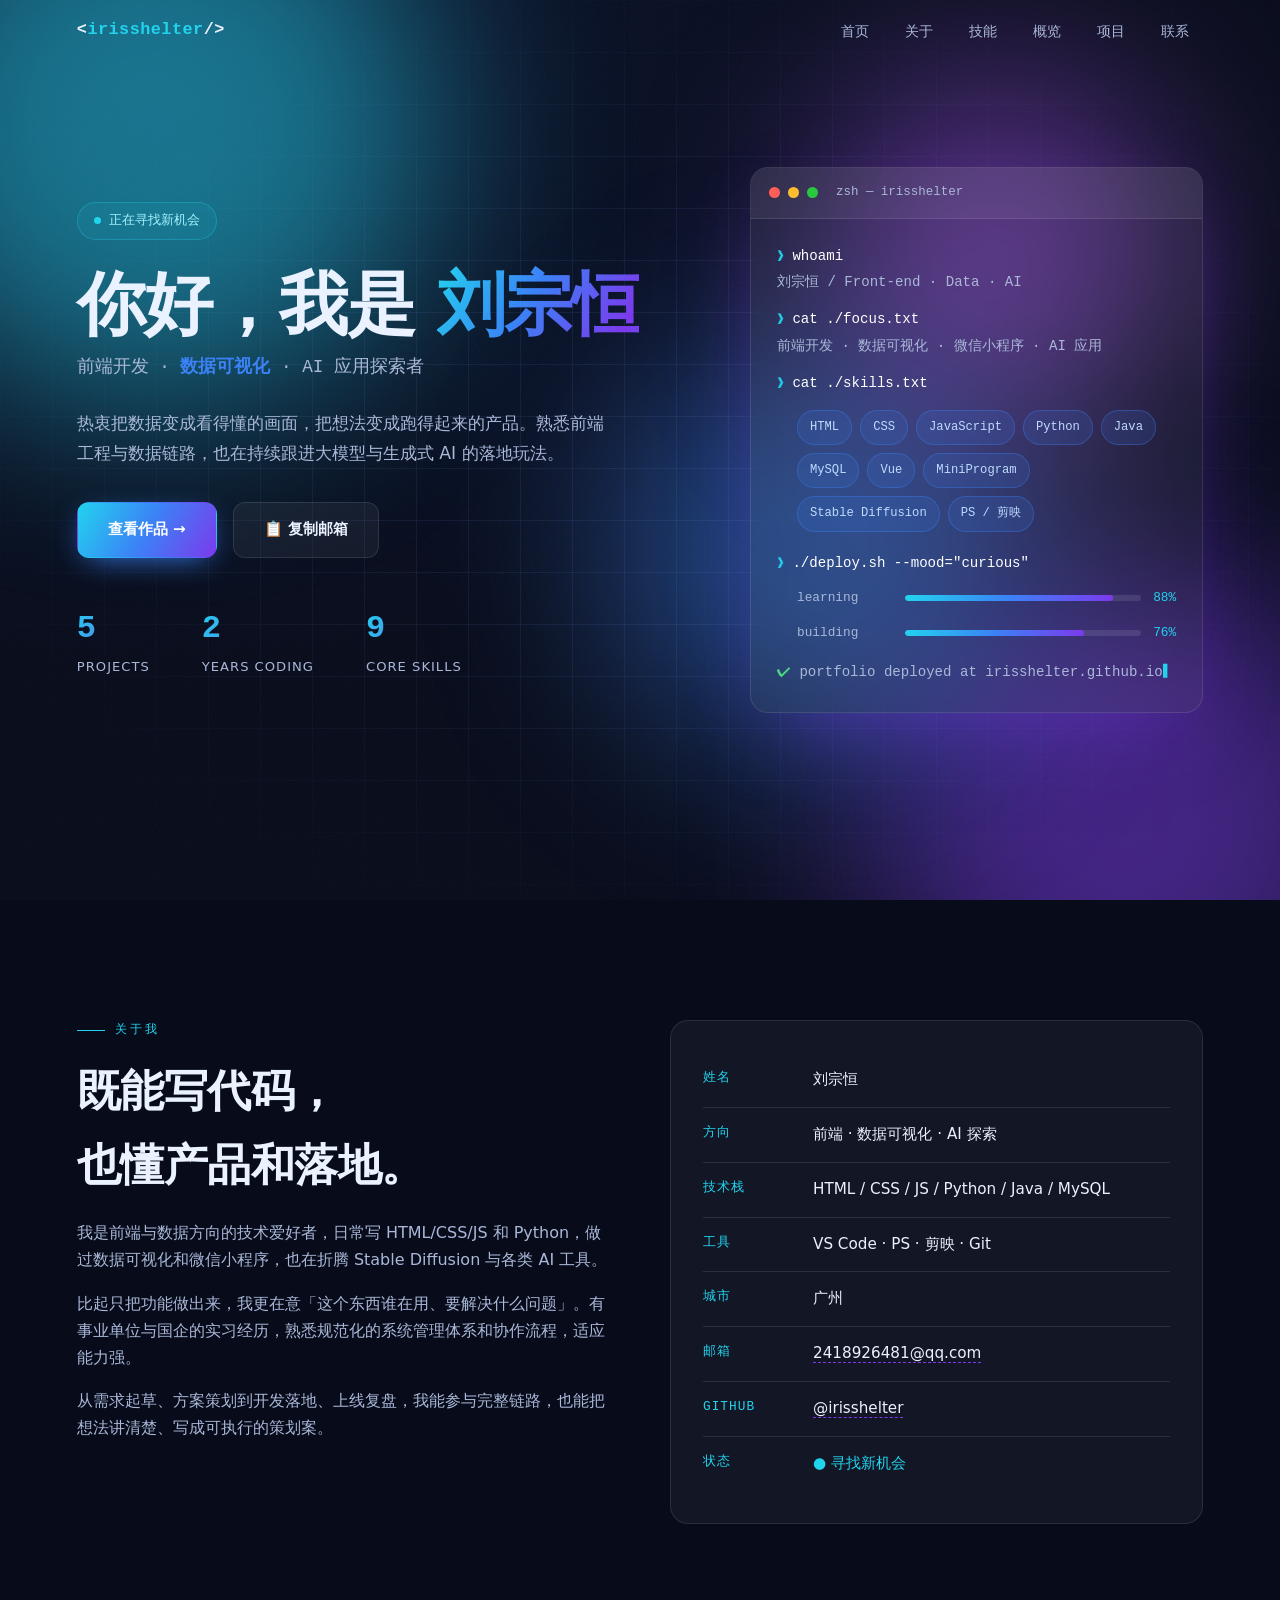
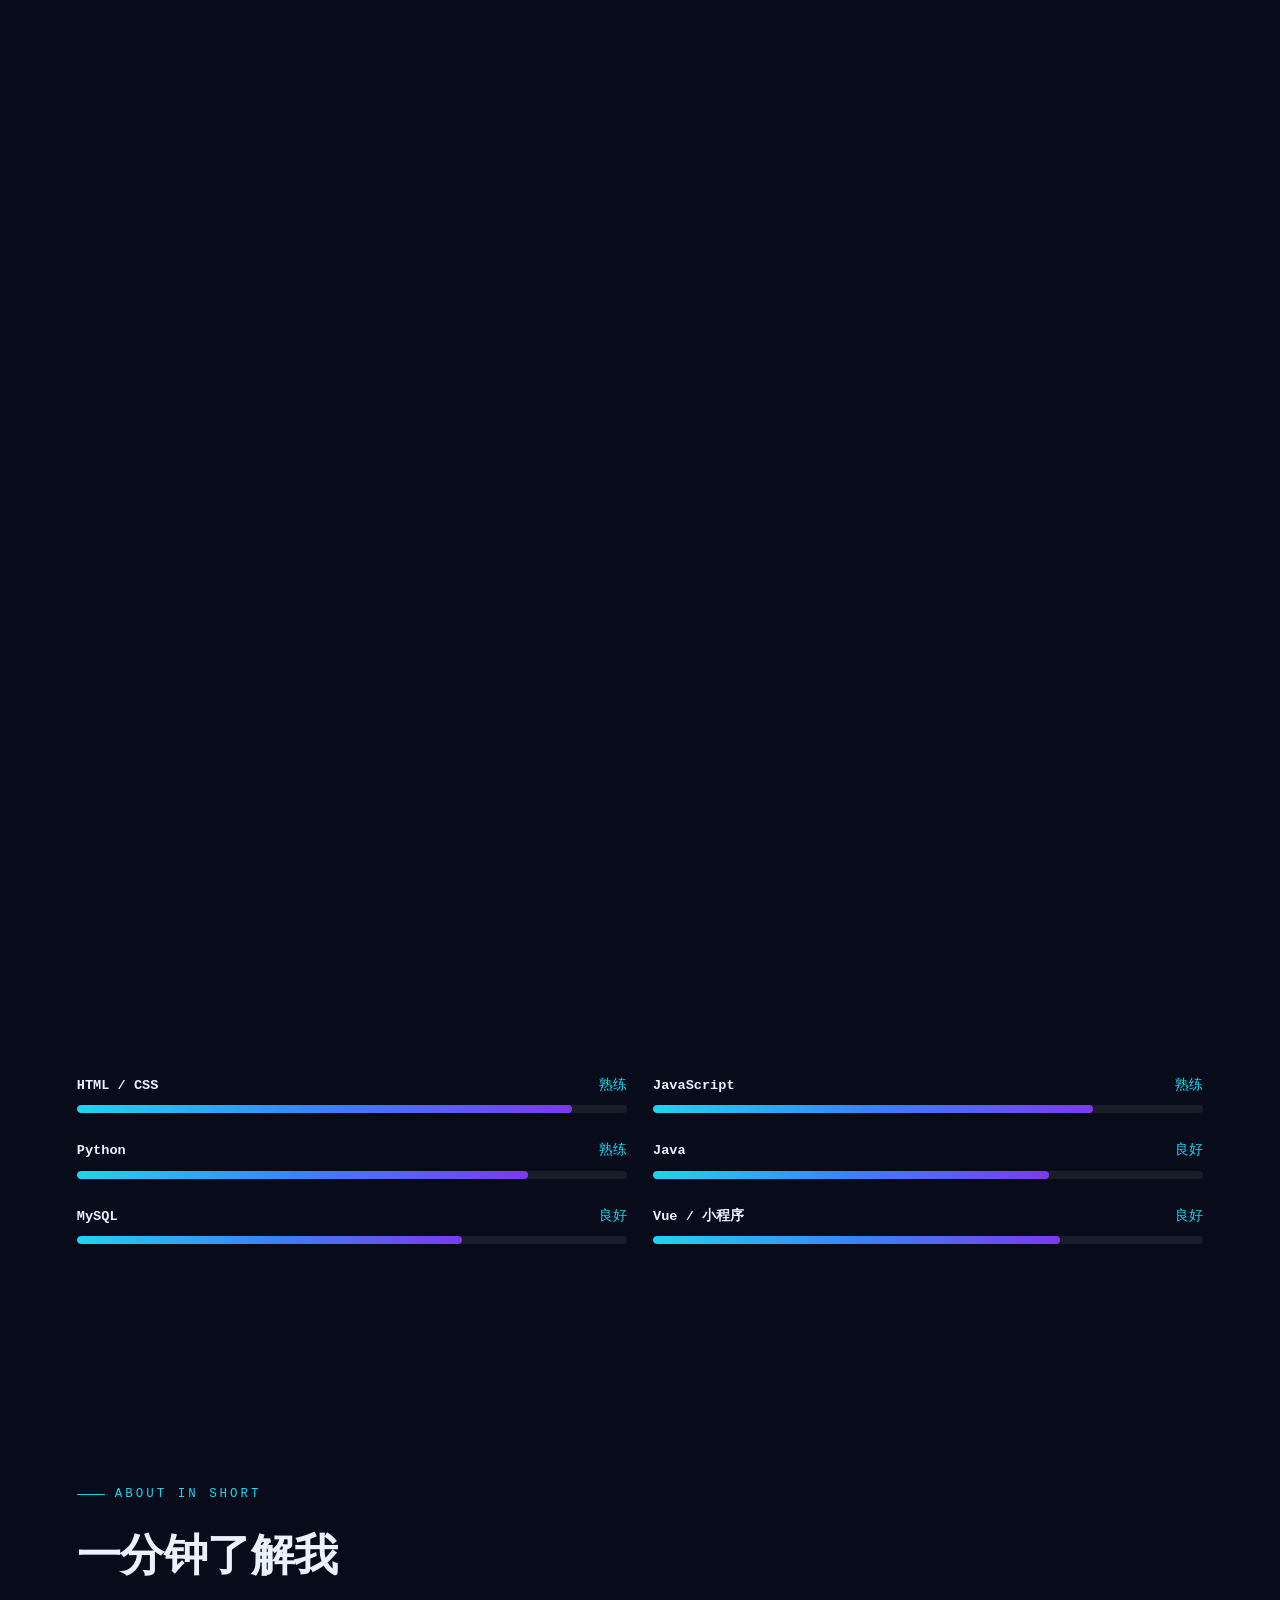
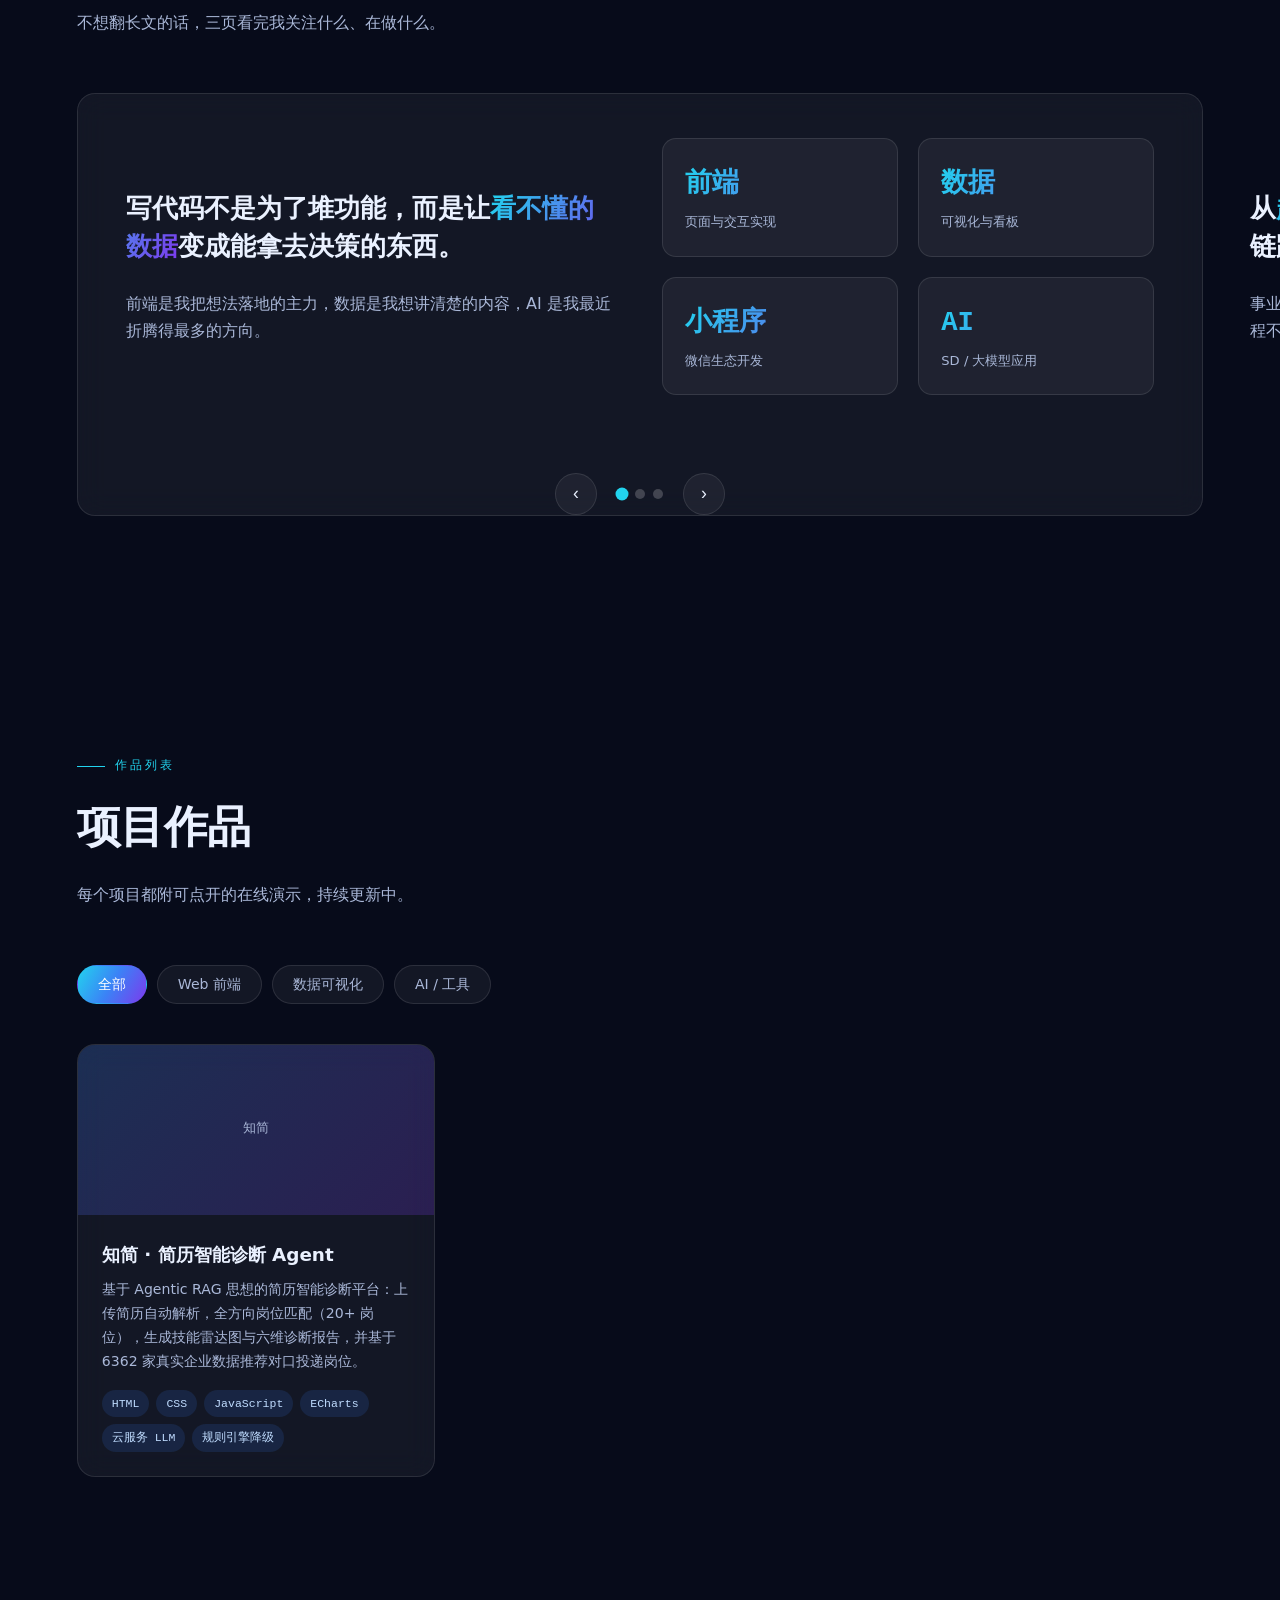
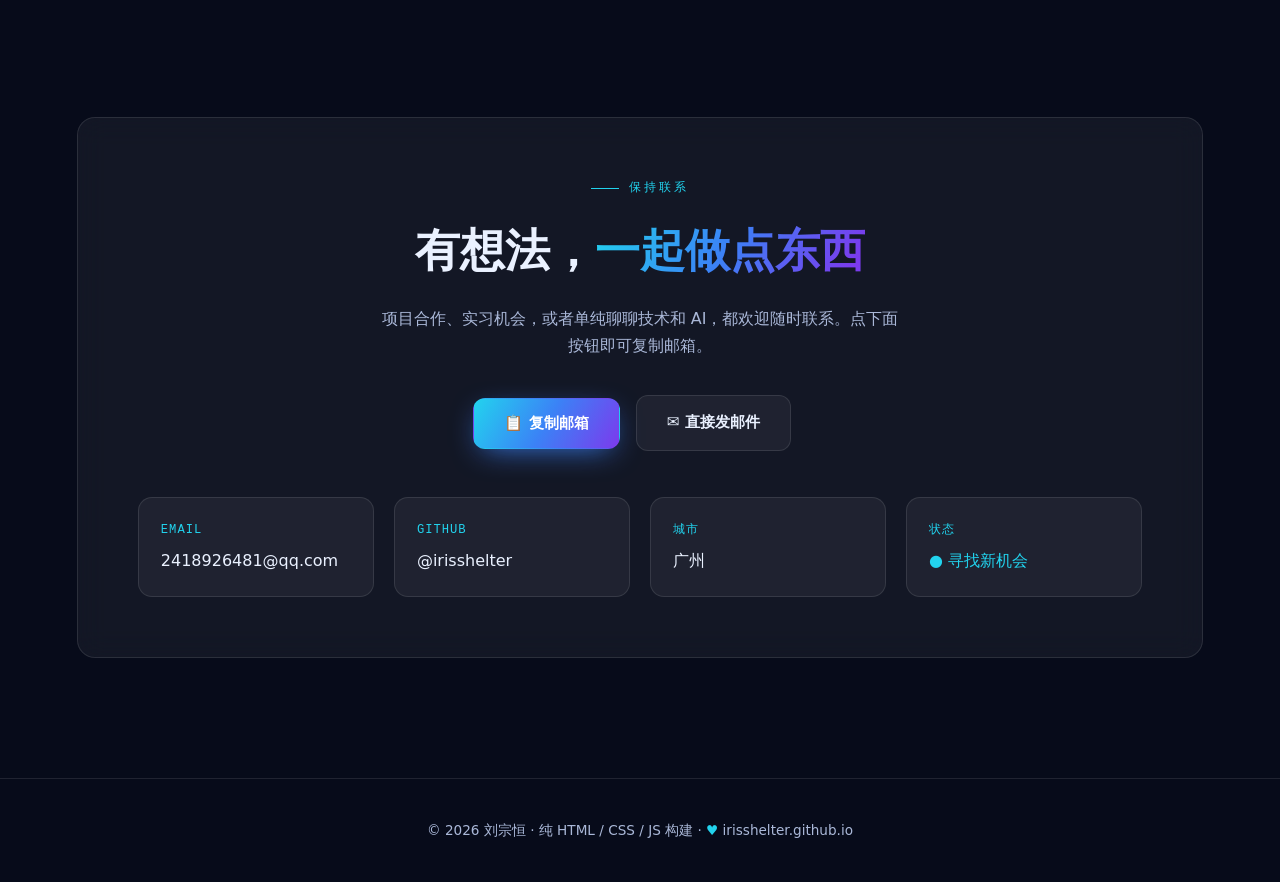
<file: index.html>
<!DOCTYPE html>
<html lang="zh-CN">
<head>
<meta charset="UTF-8">
<meta name="viewport" content="width=device-width, initial-scale=1.0">
<title>刘宗恒 · 前端 / 数据可视化 / AI 作品集</title>
<meta name="description" content="刘宗恒个人作品集：前端开发、数据可视化、人工智能方向项目展示与能力体现">
<style>
:root{
  --bg:#070b1a;
  --bg2:#0a1024;
  --ink:#eaf1ff;
  --ink-soft:#aab8d8;
  --cyan:#22d3ee;
  --blue:#3b82f6;
  --violet:#7c3aed;
  --purple:#a855f7;
  --line:rgba(255,255,255,.10);
  --glass:rgba(255,255,255,.05);
  --mono:"JetBrains Mono","Fira Code",Consolas,monospace;
  --sans:"Inter","PingFang SC","Microsoft YaHei",system-ui,sans-serif;
}
*{margin:0;padding:0;box-sizing:border-box}
html{scroll-behavior:smooth}
body{
  font-family:var(--sans);
  color:var(--ink);
  background:var(--bg);
  line-height:1.7;
  overflow-x:hidden;
  position:relative;
  min-height:100vh;
}
/* ============ 流动渐变背景 ============ */
.fluid-bg{
  position:fixed;inset:0;z-index:-3;overflow:hidden;
  background:radial-gradient(120% 120% at 12% 8%,#0a1430 0%,var(--bg) 55%),
             radial-gradient(90% 90% at 88% 92%,#160a30 0%,var(--bg) 60%);
}
.fluid-blob{
  position:absolute;border-radius:50%;filter:blur(95px);opacity:.5;
  animation:drift 20s ease-in-out infinite alternate;
  will-change:transform;
}
.fluid-blob.b1{width:44vw;height:44vw;background:#22d3ee;top:-12vw;left:-10vw}
.fluid-blob.b2{width:40vw;height:40vw;background:#7c3aed;bottom:-14vw;right:-8vw;animation-delay:-7s}
.fluid-blob.b3{width:32vw;height:32vw;background:#3b82f6;top:38%;left:48%;animation-delay:-12s;animation-duration:24s}
.fluid-blob.b4{width:28vw;height:28vw;background:#a855f7;top:8%;right:8%;animation-delay:-4s;animation-duration:16s}
@keyframes drift{
  0%  {transform:translate(0,0) scale(1) rotate(0deg)}
  33% {transform:translate(7vw,-5vw) scale(1.18) rotate(45deg)}
  66% {transform:translate(-5vw,6vw) scale(.9) rotate(-35deg)}
  100%{transform:translate(4vw,3vw) scale(1.1) rotate(25deg)}
}
.grid-overlay{
  position:fixed;inset:0;z-index:-2;pointer-events:none;
  background-image:linear-gradient(rgba(120,170,255,.09) 1px,transparent 1px),
                   linear-gradient(90deg,rgba(120,170,255,.09) 1px,transparent 1px);
  background-size:52px 52px;
  mask-image:radial-gradient(ellipse at center,black 30%,transparent 82%);
}
.noise-overlay{
  position:fixed;inset:0;z-index:-1;pointer-events:none;opacity:.05;
  background-image:url("data:image/svg+xml,%3Csvg xmlns='http://www.w3.org/2000/svg' width='160' height='160'%3E%3Cfilter id='n'%3E%3CfeTurbulence type='fractalNoise' baseFrequency='0.9'/%3E%3C/filter%3E%3Crect width='100%25' height='100%25' filter='url(%23n)'/%3E%3C/svg%3E");
}
.gradient-text{
  background:linear-gradient(120deg,var(--cyan),var(--blue),var(--violet),var(--blue),var(--cyan));
  background-size:200% 100%;
  -webkit-background-clip:text;background-clip:text;color:transparent;
  animation:shine 8s linear infinite;
}
@keyframes shine{to{background-position:200% 0}}
.glass{
  background:var(--glass);backdrop-filter:blur(14px);-webkit-backdrop-filter:blur(14px);
  border:1px solid var(--line);border-radius:18px;
}
::selection{background:var(--cyan);color:#04121c}
::-webkit-scrollbar{width:10px}
::-webkit-scrollbar-track{background:var(--bg2)}
::-webkit-scrollbar-thumb{background:linear-gradient(var(--blue),var(--violet));border-radius:8px}

nav{position:fixed;top:0;left:0;right:0;z-index:100;display:flex;align-items:center;justify-content:space-between;padding:16px 6vw;transition:.4s}
nav.scrolled{background:rgba(7,11,26,.85);backdrop-filter:blur(16px);border-bottom:1px solid var(--line)}
.logo{font-family:var(--mono);font-weight:700;font-size:1.05rem;letter-spacing:.5px}
.logo span{color:var(--cyan)}
.nav-links{display:flex;gap:8px;list-style:none}
.nav-links a{color:var(--ink-soft);text-decoration:none;font-size:.9rem;padding:8px 14px;border-radius:10px;transition:.3s}
.nav-links a:hover{color:#fff;background:var(--glass)}
.burger{display:none;flex-direction:column;gap:5px;cursor:pointer;padding:6px}
.burger i{width:24px;height:2px;background:var(--ink);border-radius:2px;transition:.3s;display:block}
.burger.active i:nth-child(1){transform:translateY(7px) rotate(45deg)}
.burger.active i:nth-child(2){opacity:0}
.burger.active i:nth-child(3){transform:translateY(-7px) rotate(-45deg)}

section{padding:120px 6vw;position:relative}
.eyebrow{font-family:var(--mono);font-size:.78rem;letter-spacing:3px;text-transform:uppercase;color:var(--cyan);margin-bottom:14px;display:flex;align-items:center;gap:10px}
.eyebrow::before{content:"";width:28px;height:1px;background:var(--cyan)}
.section-title{font-size:clamp(1.8rem,3.4vw,2.8rem);font-weight:800;margin-bottom:16px;letter-spacing:-.5px}
.section-desc{max-width:620px;color:var(--ink-soft);margin-bottom:56px;font-size:1.02rem}

.hero{min-height:100vh;display:flex;align-items:center;padding-top:100px}
.hero-grid{display:grid;grid-template-columns:1.15fr .85fr;gap:60px;align-items:center;width:100%}
.badge{display:inline-flex;align-items:center;gap:8px;font-family:var(--mono);font-size:.82rem;padding:7px 16px;border-radius:30px;margin-bottom:26px;background:rgba(34,211,238,.08);border:1px solid rgba(34,211,238,.3);color:#a5f3fc}
.badge .dot{width:7px;height:7px;border-radius:50%;background:var(--cyan);animation:pulse 2s infinite}
@keyframes pulse{50%{box-shadow:0 0 0 8px rgba(34,211,238,0)}}
.hero h1{font-size:clamp(2.4rem,5.4vw,4.4rem);font-weight:800;line-height:1.12;letter-spacing:-1.5px;margin-bottom:10px}
.hero .role{font-family:var(--mono);font-size:1.1rem;color:var(--ink-soft);margin-bottom:26px}
.hero .role em{font-style:normal;color:var(--blue);font-weight:700}
.hero p.lead{max-width:540px;color:var(--ink-soft);font-size:1.08rem;margin-bottom:34px}
.hero-actions{display:flex;gap:16px;flex-wrap:wrap;margin-bottom:44px}
.btn{font-family:inherit;font-size:.95rem;font-weight:600;cursor:pointer;padding:14px 30px;border-radius:12px;text-decoration:none;transition:.3s;display:inline-flex;align-items:center;gap:8px;border:1px solid transparent}
.btn-primary{background:linear-gradient(120deg,var(--cyan),var(--blue),var(--violet));color:#fff;box-shadow:0 8px 30px -10px var(--blue)}
.btn-primary:hover{transform:translateY(-3px);box-shadow:0 14px 40px -12px var(--violet)}
.btn-ghost{background:var(--glass);color:var(--ink);border-color:var(--line)}
.btn-ghost:hover{background:rgba(255,255,255,.1);transform:translateY(-3px)}
.stats{display:flex;gap:52px;flex-wrap:wrap}
.stat .num{font-family:var(--mono);font-size:2rem;font-weight:800;background:linear-gradient(120deg,var(--cyan),var(--violet));-webkit-background-clip:text;background-clip:text;color:transparent}
.stat .lbl{font-size:.82rem;color:var(--ink-soft);letter-spacing:1px;text-transform:uppercase}

.terminal{overflow:hidden;box-shadow:0 30px 80px -30px rgba(124,58,237,.5)}
.terminal-bar{display:flex;align-items:center;gap:8px;padding:14px 18px;background:rgba(255,255,255,.06);border-bottom:1px solid var(--line)}
.terminal-bar i{width:11px;height:11px;border-radius:50%;display:block;background:#ff5f57}
.terminal-bar i:nth-child(2){background:#febc2e}
.terminal-bar i:nth-child(3){background:#28c840}
.terminal-bar .ttl{font-family:var(--mono);font-size:.78rem;color:var(--ink-soft);margin-left:10px}
.terminal-body{padding:24px 26px 26px;font-family:var(--mono);font-size:.88rem;line-height:1.9}
.terminal-body .prompt{color:var(--cyan)}
.terminal-body .out{color:var(--ink-soft)}
.terminal-body .cmd{color:#fff}
.terminal-body .ok{color:#4ade80}
.typed::after{content:"▋";color:var(--cyan);animation:blink 1s step-end infinite}
@keyframes blink{50%{opacity:0}}
.skill-chips{display:flex;flex-wrap:wrap;gap:8px;margin:14px 0 18px 20px}
.chip{font-family:var(--mono);font-size:.76rem;padding:5px 12px;border-radius:20px;background:rgba(59,130,246,.14);border:1px solid rgba(59,130,246,.35);color:#bfdbfe}
.bar-row{display:flex;align-items:center;gap:12px;margin:10px 0 0 20px;font-family:var(--mono);font-size:.8rem}
.bar-track{flex:1;height:6px;border-radius:6px;background:rgba(255,255,255,.1);overflow:hidden}
.bar-fill{display:block;height:100%;width:0;border-radius:6px;background:linear-gradient(90deg,var(--cyan),var(--blue),var(--violet));transition:width 1.6s cubic-bezier(.2,.8,.2,1)}

.about-grid{display:grid;grid-template-columns:1fr 1fr;gap:60px;align-items:start}
.about-text h3{font-size:1.5rem;margin-bottom:20px;font-weight:700}
.about-text p{color:var(--ink-soft);margin-bottom:16px}
.info-card{padding:32px}
.info-row{display:flex;padding:14px 0;border-bottom:1px solid var(--line);font-size:.95rem}
.info-row:last-child{border-bottom:none}
.info-row .k{font-family:var(--mono);font-size:.8rem;color:var(--cyan);width:110px;flex-shrink:0;text-transform:uppercase;letter-spacing:1px}
.info-row .v{color:var(--ink)}
.info-row .v a{color:var(--ink);text-decoration:none;border-bottom:1px dashed var(--violet)}
.info-row .v a:hover{color:var(--cyan)}

/* ===== 能力星系 ===== */
.galaxy{
  position:relative;
  width:100%;height:640px;
  display:flex;align-items:center;justify-content:center;
  perspective:1200px;
}
/* ===== 星系轨道：蓝紫渐变弧环，匀速环绕旋转 ===== */
.orbit{
  position:absolute;top:50%;left:50%;
  border-radius:50%;
  transform:translate(-50%,-50%);
  background:conic-gradient(from 0deg,transparent 0deg 140deg,var(--cyan) 210deg,var(--blue) 260deg,var(--violet) 310deg,transparent 360deg);
  -webkit-mask:radial-gradient(closest-side,transparent calc(100% - 2px),#000 calc(100% - 2px));
  mask:radial-gradient(closest-side,transparent calc(100% - 2px),#000 calc(100% - 2px));
  opacity:.5;
  animation:orbit-spin 24s linear infinite;
  will-change:transform;
}
.orbit.o1{width:336px;height:336px}
.orbit.o2{width:600px;height:600px;animation-duration:34s;animation-direction:reverse}
.orbit.o3{width:760px;height:760px;animation-duration:52s;opacity:.28}
@keyframes orbit-spin{from{transform:translate(-50%,-50%) rotate(0deg)}to{transform:translate(-50%,-50%) rotate(360deg)}}
@media(prefers-reduced-motion:reduce){
  .orbit{animation:none}
}
.core{
  position:relative;z-index:5;width:190px;height:190px;border-radius:50%;
  display:flex;align-items:center;justify-content:center;text-align:center;
  cursor:pointer;
}
.core-ring{
  position:absolute;inset:0;border-radius:50%;
  background:conic-gradient(from 0deg,var(--cyan),var(--blue),var(--violet),var(--cyan));
  animation:core-spin 5s linear infinite;
  -webkit-mask:radial-gradient(circle,transparent 62%,#000 63%);
  mask:radial-gradient(circle,transparent 62%,#000 63%);
}
.core-ring.r2{
  inset:-12px;animation-duration:8s;animation-direction:reverse;opacity:.5;
  -webkit-mask:radial-gradient(circle,transparent 76%,#000 77%,#000 82%,transparent 83%);
  mask:radial-gradient(circle,transparent 76%,#000 77%,#000 82%,transparent 83%);
}
@keyframes core-spin{to{transform:rotate(360deg)}}
.core-content{
  position:relative;z-index:2;display:flex;flex-direction:column;align-items:center;gap:4px;
  background:rgba(7,11,26,.72);backdrop-filter:blur(10px);border-radius:50%;
  width:132px;height:132px;justify-content:center;border:1px solid var(--line);
}
.core-label{font-family:var(--mono);font-size:.68rem;letter-spacing:3px;color:var(--cyan)}
.core-name{font-size:1.15rem;font-weight:800}
.core-level{font-family:var(--mono);font-size:.74rem;color:var(--ink-soft)}

.node{
  position:absolute;left:50%;top:50%;
  transform:translate(-50%,-50%) rotate(var(--a)) translateX(var(--r)) rotate(calc(-1 * var(--a)));
  display:flex;align-items:center;gap:10px;cursor:pointer;z-index:4;
  transition:transform .5s cubic-bezier(.2,.8,.2,1);
}
.node-dot{
  width:16px;height:16px;border-radius:50%;flex-shrink:0;
  background:var(--c);box-shadow:0 0 14px var(--c),0 0 34px -4px var(--c);
  position:relative;
}
.node-dot::after{
  content:"";position:absolute;inset:-7px;border-radius:50%;
  border:1px solid var(--c);opacity:.5;animation:pulseRing 2.4s ease-out infinite;
}
@keyframes pulseRing{0%{transform:scale(.6);opacity:.7}100%{transform:scale(2.2);opacity:0}}
.node-title{
  font-size:.9rem;font-weight:600;white-space:nowrap;
  background:rgba(7,11,26,.7);border:1px solid var(--line);border-radius:20px;
  padding:6px 14px;backdrop-filter:blur(6px);
  transition:.35s;
}
.node:hover .node-title,
.node.active .node-title{
  border-color:var(--c);color:#fff;
  box-shadow:0 0 22px -6px var(--c);
}
.node.active .node-dot{transform:scale(1.4)}
.node.dim{opacity:.32;filter:grayscale(.6)}

.skill-detail{
  position:absolute;right:0;top:50%;transform:translateY(-50%);
  width:300px;padding:26px;z-index:8;
  opacity:0;pointer-events:none;transition:.4s cubic-bezier(.2,.8,.2,1);
}
.skill-detail.show{opacity:1}
.sd-head{display:flex;align-items:center;gap:14px;margin-bottom:16px}
.sd-icon{font-size:1.8rem}
.sd-head h4{font-size:1.15rem}
.sd-level{font-family:var(--mono);font-size:.78rem;color:var(--cyan)}
.skill-detail p{font-size:.88rem;color:var(--ink-soft);margin-bottom:18px}
.sd-meter{height:7px;border-radius:7px;background:rgba(255,255,255,.1);overflow:hidden;margin-bottom:16px}
.sd-meter span{display:block;height:100%;width:0;border-radius:7px;background:linear-gradient(90deg,var(--cyan),var(--blue),var(--violet));transition:width 1.2s cubic-bezier(.2,.8,.2,1)}
.sd-tags{display:flex;flex-wrap:wrap;gap:7px}
.sd-tags .tag{font-family:var(--mono);font-size:.72rem;padding:4px 10px;border-radius:14px;background:rgba(59,130,246,.14);color:#bfdbfe}

@media(max-width:1100px){
  .skill-detail{position:static;transform:none;width:100%;margin-top:30px;right:auto;top:auto}
  .galaxy{height:auto;flex-direction:column;padding:40px 0}
  .orbit,.orbit-core{display:none}
  .core{margin-bottom:40px}
  .node{
    position:relative;left:auto;top:auto;transform:none !important;
    margin:8px;display:inline-flex;
  }
}

/* 熟练度进度条 */
.progress-list{margin-top:34px;display:grid;grid-template-columns:1fr 1fr;gap:26px}
.progress-item{font-family:var(--mono);font-size:.85rem}
.progress-item .top{display:flex;justify-content:space-between;margin-bottom:8px;color:var(--ink)}
.progress-item .top b{font-weight:600}
.progress-item .top span{color:var(--cyan)}
.progress-track{height:8px;border-radius:8px;background:rgba(255,255,255,.08);overflow:hidden}
.progress-fill{display:block;height:100%;width:0;border-radius:8px;background:linear-gradient(90deg,var(--cyan),var(--blue),var(--violet));transition:width 1.6s cubic-bezier(.2,.8,.2,1)}
@media(max-width:860px){.progress-list{grid-template-columns:1fr}}

.projects-toolbar{display:flex;align-items:center;justify-content:space-between;gap:20px;flex-wrap:wrap;margin-bottom:40px}
.filters{display:flex;gap:10px;flex-wrap:wrap}
.filter-btn{font-family:inherit;font-size:.88rem;padding:9px 20px;border-radius:30px;cursor:pointer;background:var(--glass);border:1px solid var(--line);color:var(--ink-soft);transition:.3s}
.filter-btn:hover{color:#fff}
.filter-btn.active{background:linear-gradient(120deg,var(--cyan),var(--blue),var(--violet));color:#fff;border-color:transparent}
.projects-grid{display:grid;grid-template-columns:repeat(auto-fill,minmax(320px,1fr));gap:26px}
.project-card{overflow:hidden;transition:.4s;cursor:pointer;display:flex;flex-direction:column}
.project-card:hover{transform:translateY(-8px);border-color:rgba(34,211,238,.4)}
.proj-cover{height:170px;position:relative;display:flex;align-items:center;justify-content:center;font-family:var(--mono);font-size:.82rem;color:var(--ink-soft)}
.proj-cover::before{content:"";position:absolute;inset:0;background:linear-gradient(135deg,var(--blue),var(--violet));opacity:.22}
.proj-cover span{position:relative;z-index:1}
.proj-body{padding:24px}
.proj-body h4{font-size:1.15rem;margin-bottom:8px}
.proj-body p{font-size:.88rem;color:var(--ink-soft);margin-bottom:16px;min-height:42px}
.proj-tags{display:flex;flex-wrap:wrap;gap:7px}
.proj-tags .tag{font-family:var(--mono);font-size:.72rem;padding:4px 10px;border-radius:14px;background:rgba(59,130,246,.14);color:#bfdbfe}
.empty-hint{text-align:center;padding:70px 20px;color:var(--ink-soft)}
.empty-hint .ghost{font-size:3rem;opacity:.5;margin-bottom:16px;display:block}

/* ===== 幻灯片 ===== */
.slides-wrap{position:relative}
.slides-track{display:flex;transition:transform .6s cubic-bezier(.2,.8,.2,1);will-change:transform}
.slide{min-width:100%;padding:0 4px}
.slide-card{padding:44px;display:grid;grid-template-columns:1fr 1fr;gap:44px;align-items:center}
.slide-card .quote{font-size:clamp(1.1rem,2vw,1.6rem);font-weight:700;line-height:1.5;margin-bottom:24px}
.slide-card .quote em{font-style:normal;background:linear-gradient(120deg,var(--cyan),var(--violet));-webkit-background-clip:text;background-clip:text;color:transparent}
.slide-card .sub{color:var(--ink-soft)}
.slide-stats{display:grid;grid-template-columns:1fr 1fr;gap:20px}
.slide-stat{padding:22px;border-radius:14px;background:var(--glass);border:1px solid var(--line)}
.slide-stat .n{font-family:var(--mono);font-size:1.7rem;font-weight:800;background:linear-gradient(120deg,var(--cyan),var(--violet));-webkit-background-clip:text;background-clip:text;color:transparent}
.slide-stat .l{font-size:.82rem;color:var(--ink-soft);margin-top:4px}
.slide-ctrl{display:flex;align-items:center;justify-content:center;gap:20px;margin-top:34px}
.slide-btn{width:42px;height:42px;border-radius:50%;border:1px solid var(--line);background:var(--glass);color:var(--ink);font-size:1.1rem;cursor:pointer;transition:.3s;display:flex;align-items:center;justify-content:center}
.slide-btn:hover{background:var(--cyan);border-color:var(--cyan);color:#04121c}
.slide-dots{display:flex;gap:8px}
.slide-dots .dot{cursor:pointer;width:10px;height:10px;border-radius:50%;background:rgba(255,255,255,.2);transition:.3s;border:none;padding:0}
.slide-dots .dot.active{background:var(--cyan);transform:scale(1.3)}
@media(max-width:860px){.slide-card{grid-template-columns:1fr;padding:30px}}

.contact-wrap{padding:60px;text-align:center;position:relative;overflow:hidden}
.contact-wrap h3{font-size:clamp(1.8rem,3.6vw,2.8rem);font-weight:800;margin-bottom:16px}
.contact-wrap p{color:var(--ink-soft);max-width:520px;margin:0 auto 36px}
.contact-actions{display:flex;gap:16px;justify-content:center;flex-wrap:wrap;align-items:center}
#copyTip,#copyTip2{font-family:var(--mono);font-size:.85rem;color:var(--cyan);opacity:0;transform:translateY(6px);transition:.3s}
#copyTip.show,#copyTip2.show{opacity:1;transform:translateY(0)}
.contact-grid{display:grid;grid-template-columns:repeat(auto-fit,minmax(180px,1fr));gap:20px;margin-top:46px;text-align:left}
.contact-item{padding:22px;border-radius:14px;background:var(--glass);border:1px solid var(--line)}
.contact-item .lbl{font-family:var(--mono);font-size:.76rem;color:var(--cyan);text-transform:uppercase;letter-spacing:1px}
.contact-item .val{font-size:1rem;margin-top:6px}
.contact-item .val a{color:var(--ink);text-decoration:none}
.contact-item .val a:hover{color:var(--cyan)}

footer{text-align:center;padding:40px 6vw;color:var(--ink-soft);font-size:.85rem;border-top:1px solid var(--line)}
footer .heart{color:var(--cyan)}

.modal{position:fixed;inset:0;z-index:200;display:none;align-items:center;justify-content:center;padding:24px}
.modal.open{display:flex}
.modal-backdrop{position:absolute;inset:0;background:rgba(4,8,20,.8);backdrop-filter:blur(8px)}
.modal-panel{position:relative;width:100%;max-width:640px;max-height:86vh;overflow-y:auto;padding:40px;animation:pop .4s cubic-bezier(.2,.8,.2,1)}
@keyframes pop{from{opacity:0;transform:translateY(30px) scale(.96)}to{opacity:1;transform:none}}
.modal-close{position:absolute;top:20px;right:20px;width:38px;height:38px;border-radius:50%;border:1px solid var(--line);background:var(--glass);color:var(--ink);font-size:1.2rem;cursor:pointer;display:flex;align-items:center;justify-content:center;transition:.3s;z-index:5}
.modal-close:hover{background:var(--cyan);border-color:var(--cyan);color:#04121c}
.modal-panel .eyebrow{margin-bottom:12px}
.modal-panel h3{font-size:1.9rem;font-weight:800;margin-bottom:20px}
.modal-cover{height:180px;border-radius:14px;display:flex;align-items:center;justify-content:center;font-family:var(--mono);color:var(--ink-soft);margin-bottom:24px;position:relative;overflow:hidden}
.modal-cover::before{content:"";position:absolute;inset:0;background:linear-gradient(135deg,var(--blue),var(--violet));opacity:.2}
.modal-cover span{position:relative;z-index:1}
.modal-panel h5{font-family:var(--mono);font-size:.78rem;color:var(--cyan);text-transform:uppercase;letter-spacing:2px;margin:22px 0 10px}
.modal-panel p{color:var(--ink-soft);margin-bottom:8px}
.modal-links{display:flex;gap:12px;flex-wrap:wrap;margin-top:8px}
.modal-links a{font-size:.88rem}

.js .reveal{opacity:0;transform:translateY(30px);transition:.7s cubic-bezier(.2,.8,.2,1)}
.js .reveal.in{opacity:1;transform:none}

@media(max-width:860px){
  .hero-grid,.about-grid{grid-template-columns:1fr;gap:40px}
  .terminal{order:-1}
  .nav-links{position:fixed;top:0;right:-100%;flex-direction:column;background:rgba(7,11,26,.99);backdrop-filter:blur(16px);width:72%;height:100vh;padding:90px 30px;transition:.4s;border-left:1px solid var(--line)}
  .nav-links.open{right:0}
  .burger{display:flex;z-index:101}
  section{padding:80px 6vw}
  .stats{gap:28px}
}
</style>
</head>
<body>

<div class="fluid-bg">
  <div class="fluid-blob b1"></div>
  <div class="fluid-blob b2"></div>
  <div class="fluid-blob b3"></div>
  <div class="fluid-blob b4"></div>
</div>
<div class="grid-overlay"></div>
<div class="noise-overlay"></div>

<nav id="navbar">
  <div class="logo">&lt;<span>irisshelter</span>/&gt;</div>
  <ul class="nav-links" id="navLinks">
    <li><a href="#home">首页</a></li>
    <li><a href="#about">关于</a></li>
    <li><a href="#skills">技能</a></li>
    <li><a href="#slides">概览</a></li>
    <li><a href="#projects">项目</a></li>
    <li><a href="#contact">联系</a></li>
  </ul>
  <div class="burger" id="burger"><i></i><i></i><i></i></div>
</nav>

<!-- Hero -->
<section class="hero" id="home">
  <div class="hero-grid">
    <div class="reveal">
      <span class="badge"><span class="dot"></span> 正在寻找新机会</span>
      <h1>你好，我是 <span class="gradient-text">刘宗恒</span></h1>
      <p class="role">前端开发 · <em>数据可视化</em> · AI 应用探索者</p>
      <p class="lead">热衷把数据变成看得懂的画面，把想法变成跑得起来的产品。熟悉前端工程与数据链路，也在持续跟进大模型与生成式 AI 的落地玩法。</p>
      <div class="hero-actions">
        <a href="#projects" class="btn btn-primary">查看作品 →</a>
        <button class="btn btn-ghost" id="copyEmail" data-email="2418926481@qq.com">📋 复制邮箱</button>
        <span id="copyTip"></span>
      </div>
      <div class="stats">
        <div class="stat"><div class="num" data-count="5">0</div><div class="lbl">Projects</div></div>
        <div class="stat"><div class="num" data-count="2">0</div><div class="lbl">Years Coding</div></div>
        <div class="stat"><div class="num" data-count="9">0</div><div class="lbl">Core Skills</div></div>
      </div>
    </div>

    <div class="terminal glass reveal">
      <div class="terminal-bar"><i></i><i></i><i></i><span class="ttl">zsh — irisshelter</span></div>
      <div class="terminal-body">
        <div><span class="prompt">❯</span> <span class="cmd">whoami</span></div>
        <div class="out">刘宗恒 / Front-end · Data · AI</div>
        <div style="margin-top:10px"><span class="prompt">❯</span> <span class="cmd">cat ./focus.txt</span></div>
        <div class="out">前端开发 · 数据可视化 · 微信小程序 · AI 应用</div>
        <div style="margin-top:10px"><span class="prompt">❯</span> <span class="cmd">cat ./skills.txt</span></div>
        <div class="skill-chips">
          <span class="chip">HTML</span><span class="chip">CSS</span><span class="chip">JavaScript</span>
          <span class="chip">Python</span><span class="chip">Java</span><span class="chip">MySQL</span>
          <span class="chip">Vue</span><span class="chip">MiniProgram</span><span class="chip">Stable Diffusion</span>
          <span class="chip">PS / 剪映</span>
        </div>
        <div><span class="prompt">❯</span> <span class="cmd">./deploy.sh --mood="curious"</span></div>
        <div class="bar-row"><span style="width:96px;color:var(--ink-soft)">learning</span><span class="bar-track"><span class="bar-fill" data-w="88"></span></span><span style="color:var(--cyan)">88%</span></div>
        <div class="bar-row"><span style="width:96px;color:var(--ink-soft)">building</span><span class="bar-track"><span class="bar-fill" data-w="76"></span></span><span style="color:var(--cyan)">76%</span></div>
        <div style="margin-top:14px" class="out"><span class="ok">✔</span> portfolio deployed at <span class="typed">irisshelter.github.io</span></div>
      </div>
    </div>
  </div>
</section>

<!-- About -->
<section id="about">
  <div class="about-grid">
    <div class="about-text reveal">
      <div class="eyebrow">关于我</div>
      <h2 class="section-title">既能写代码，<br>也懂产品和落地。</h2>
      <p>我是前端与数据方向的技术爱好者，日常写 HTML/CSS/JS 和 Python，做过数据可视化和微信小程序，也在折腾 Stable Diffusion 与各类 AI 工具。</p>
      <p>比起只把功能做出来，我更在意「这个东西谁在用、要解决什么问题」。有事业单位与国企的实习经历，熟悉规范化的系统管理体系和协作流程，适应能力强。</p>
      <p>从需求起草、方案策划到开发落地、上线复盘，我能参与完整链路，也能把想法讲清楚、写成可执行的策划案。</p>
    </div>
    <div class="info-card glass reveal">
      <div class="info-row"><span class="k">姓名</span><span class="v">刘宗恒</span></div>
      <div class="info-row"><span class="k">方向</span><span class="v">前端 · 数据可视化 · AI 探索</span></div>
      <div class="info-row"><span class="k">技术栈</span><span class="v">HTML / CSS / JS / Python / Java / MySQL</span></div>
      <div class="info-row"><span class="k">工具</span><span class="v">VS Code · PS · 剪映 · Git</span></div>
      <div class="info-row"><span class="k">城市</span><span class="v">广州</span></div>
      <div class="info-row"><span class="k">邮箱</span><span class="v"><a href="mailto:2418926481@qq.com">2418926481@qq.com</a></span></div>
      <div class="info-row"><span class="k">GitHub</span><span class="v"><a href="https://github.com/irisshelter" target="_blank" rel="noopener">@irisshelter</a></span></div>
      <div class="info-row"><span class="k">状态</span><span class="v" style="color:var(--cyan)">● 寻找新机会</span></div>
    </div>
  </div>
</section>

<!-- Skills：能力星系 -->
<section id="skills">
  <div class="reveal">
    <div class="eyebrow">能力地图 · Capability Map</div>
    <h2 class="section-title">我的能力 <span class="gradient-text">星系</span></h2>
    <p class="section-desc">中心是核心定位，四周是围绕它的能力节点。把鼠标移上去，看它们怎么连接、怎么转动。</p>
  </div>

  <div class="galaxy reveal" id="galaxy">
    <!-- 轨道 -->
    <div class="orbit o1"></div>
    <div class="orbit o2"></div>
    <div class="orbit o3"></div>
    <div class="orbit-core"></div>

    <!-- 中心核心 -->
    <div class="core" data-skill="0">
      <div class="core-ring"></div>
      <div class="core-ring r2"></div>
      <div class="core-content">
        <span class="core-label">CORE</span>
        <span class="core-name" id="coreName">前端开发</span>
        <span class="core-level" id="coreLevel">熟练 · 90%</span>
      </div>
    </div>

    <!-- 能力节点 -->
    <div class="node" data-i="1" style="--r:168px;--a:0deg;--c:var(--cyan)">
      <span class="node-dot"></span><span class="node-title">数据可视化</span>
    </div>
    <div class="node" data-i="2" style="--r:168px;--a:72deg;--c:var(--blue)">
      <span class="node-dot"></span><span class="node-title">小程序</span>
    </div>
    <div class="node" data-i="3" style="--r:168px;--a:144deg;--c:var(--violet)">
      <span class="node-dot"></span><span class="node-title">Python / Java</span>
    </div>
    <div class="node" data-i="4" style="--r:168px;--a:216deg;--c:#c084fc">
      <span class="node-dot"></span><span class="node-title">MySQL</span>
    </div>
    <div class="node" data-i="5" style="--r:168px;--a:288deg;--c:#818cf8">
      <span class="node-dot"></span><span class="node-title">AI / 大模型</span>
    </div>

    <div class="node" data-i="6" style="--r:300px;--a:36deg;--c:var(--cyan)">
      <span class="node-dot"></span><span class="node-title">策划与表达</span>
    </div>
    <div class="node" data-i="7" style="--r:300px;--a:108deg;--c:var(--blue)">
      <span class="node-dot"></span><span class="node-title">设计 / 剪辑</span>
    </div>
    <div class="node" data-i="8" style="--r:300px;--a:180deg;--c:var(--violet)">
      <span class="node-dot"></span><span class="node-title">工具链</span>
    </div>
    <div class="node" data-i="9" style="--r:300px;--a:252deg;--c:#c084fc">
      <span class="node-dot"></span><span class="node-title">沟通协作</span>
    </div>
    <div class="node" data-i="10" style="--r:300px;--a:324deg;--c:#818cf8">
      <span class="node-dot"></span><span class="node-title">项目落地</span>
    </div>

    <!-- 悬浮详情卡 -->
    <div class="skill-detail glass" id="skillDetail">
      <div class="sd-head">
        <span class="sd-icon" id="sdIcon">🎨</span>
        <div>
          <h4 id="sdTitle">前端开发</h4>
          <span class="sd-level" id="sdLevel">熟练 · 90%</span>
        </div>
      </div>
      <p id="sdDesc">HTML / CSS / JavaScript，可独立完成页面搭建与交互实现，熟练使用 VS Code。</p>
      <div class="sd-meter"><span id="sdMeter"></span></div>
      <div class="sd-tags" id="sdTags"></div>
    </div>
  </div>

  <!-- 底部熟练度条 -->
  <div class="progress-list reveal" id="progressList">
    <div class="progress-item"><div class="top"><b>HTML / CSS</b><span>熟练</span></div><div class="progress-track"><div class="progress-fill" data-w="90"></div></div></div>
    <div class="progress-item"><div class="top"><b>JavaScript</b><span>熟练</span></div><div class="progress-track"><div class="progress-fill" data-w="80"></div></div></div>
    <div class="progress-item"><div class="top"><b>Python</b><span>熟练</span></div><div class="progress-track"><div class="progress-fill" data-w="82"></div></div></div>
    <div class="progress-item"><div class="top"><b>Java</b><span>良好</span></div><div class="progress-track"><div class="progress-fill" data-w="72"></div></div></div>
    <div class="progress-item"><div class="top"><b>MySQL</b><span>良好</span></div><div class="progress-track"><div class="progress-fill" data-w="70"></div></div></div>
    <div class="progress-item"><div class="top"><b>Vue / 小程序</b><span>良好</span></div><div class="progress-track"><div class="progress-fill" data-w="74"></div></div></div>
  </div>
</section>

<!-- 幻灯片 -->
<section id="slides">
  <div class="reveal">
    <div class="eyebrow">About in Short</div>
    <h2 class="section-title">一分钟了解我</h2>
    <p class="section-desc">不想翻长文的话，三页看完我关注什么、在做什么。</p>
  </div>
  <div class="slides-wrap glass reveal">
    <div class="slides-track" id="slidesTrack">
      <div class="slide">
        <div class="slide-card">
          <div>
            <div class="quote">写代码不是为了堆功能，而是让<em>看不懂的数据</em>变成能拿去决策的东西。</div>
            <p class="sub">前端是我把想法落地的主力，数据是我想讲清楚的内容，AI 是我最近折腾得最多的方向。</p>
          </div>
          <div class="slide-stats">
            <div class="slide-stat"><div class="n">前端</div><div class="l">页面与交互实现</div></div>
            <div class="slide-stat"><div class="n">数据</div><div class="l">可视化与看板</div></div>
            <div class="slide-stat"><div class="n">小程序</div><div class="l">微信生态开发</div></div>
            <div class="slide-stat"><div class="n">AI</div><div class="l">SD / 大模型应用</div></div>
          </div>
        </div>
      </div>
      <div class="slide">
        <div class="slide-card">
          <div>
            <div class="quote">从<em>起草策划案</em>到<em>上线复盘</em>，我能跟完整条链路，不只是执行那一段。</div>
            <p class="sub">事业单位与国企的实习经历，让我对规范化的系统管理体系和协作流程不陌生，上手快。</p>
          </div>
          <div class="slide-stats">
            <div class="slide-stat"><div class="n">策划</div><div class="l">需求到落地流程</div></div>
            <div class="slide-stat"><div class="n">文档</div><div class="l">可执行策划案</div></div>
            <div class="slide-stat"><div class="n">协作</div><div class="l">规范流程适应</div></div>
            <div class="slide-stat"><div class="n">沟通</div><div class="l">需求对齐与复盘</div></div>
          </div>
        </div>
      </div>
      <div class="slide">
        <div class="slide-card">
          <div>
            <div class="quote">2026 年想做<em>更多</em>：把 AI 能力接到真实业务里，也把作品集填满。</div>
            <p class="sub">如果你有有意思的项目或岗位机会，欢迎直接联系，我很乐意聊聊具体怎么做。</p>
          </div>
          <div class="slide-stats">
            <div class="slide-stat"><div class="n">2026</div><div class="l">目标：AI 业务落地</div></div>
            <div class="slide-stat"><div class="n">5+</div><div class="l">项目储备中</div></div>
            <div class="slide-stat"><div class="n">广州</div><div class="l">可远程 / 线下</div></div>
            <div class="slide-stat"><div class="n">邮箱</div><div class="l">2418926481@qq.com</div></div>
          </div>
        </div>
      </div>
    </div>
    <div class="slide-ctrl">
      <button class="slide-btn" id="prevSlide">‹</button>
      <div class="slide-dots" id="slideDots"></div>
      <button class="slide-btn" id="nextSlide">›</button>
    </div>
  </div>
</section>

<!-- Projects -->
<section id="projects">
  <div class="reveal">
    <div class="eyebrow">作品列表</div>
    <h2 class="section-title">项目作品</h2>
    <p class="section-desc">每个项目都附可点开的在线演示，持续更新中。</p>
  </div>

  <div class="projects-toolbar reveal">
    <div class="filters" id="filters">
      <button class="filter-btn active" data-f="all">全部</button>
      <button class="filter-btn" data-f="web">Web 前端</button>
      <button class="filter-btn" data-f="data">数据可视化</button>
      <button class="filter-btn" data-f="ai">AI / 工具</button>
    </div>
  </div>

  <div class="projects-grid" id="projectsGrid"></div>

  <div class="empty-hint reveal" id="emptyHint">
    <span class="ghost">📂</span>
    <p>骨架已经搭好，内容待补充。<br>告诉我项目名、一句话说明、用了什么技术、有没有可访问的链接，我直接排进页面。</p>
  </div>
</section>

<!-- Contact -->
<section id="contact">
  <div class="contact-wrap glass reveal">
    <div class="eyebrow" style="justify-content:center">保持联系</div>
    <h3>有想法，<span class="gradient-text">一起做点东西</span></h3>
    <p>项目合作、实习机会，或者单纯聊聊技术和 AI，都欢迎随时联系。点下面按钮即可复制邮箱。</p>
    <div class="contact-actions">
      <button class="btn btn-primary" id="copyEmail2" data-email="2418926481@qq.com">📋 复制邮箱</button>
      <a class="btn btn-ghost" href="mailto:2418926481@qq.com?subject=作品集联系&body=你好，我看到你的作品集…">✉️ 直接发邮件</a>
      <span id="copyTip2"></span>
    </div>
    <div class="contact-grid">
      <div class="contact-item"><div class="lbl">Email</div><div class="val"><a href="mailto:2418926481@qq.com">2418926481@qq.com</a></div></div>
      <div class="contact-item"><div class="lbl">GitHub</div><div class="val"><a href="https://github.com/irisshelter" target="_blank" rel="noopener">@irisshelter</a></div></div>
      <div class="contact-item"><div class="lbl">城市</div><div class="val">广州</div></div>
      <div class="contact-item"><div class="lbl">状态</div><div class="val" style="color:var(--cyan)">● 寻找新机会</div></div>
    </div>
  </div>
</section>

<footer>
  <p>© <span id="year"></span> 刘宗恒 · 纯 HTML / CSS / JS 构建 · <span class="heart">♥</span> irisshelter.github.io</p>
</footer>

<div class="modal" id="modal">
  <div class="modal-backdrop" data-close></div>
  <div class="modal-panel glass">
    <button class="modal-close" data-close aria-label="关闭">✕</button>
    <div class="eyebrow" id="mCat">Web 前端</div>
    <h3 id="mTitle">项目标题</h3>
    <div class="modal-cover"><span id="mCover">项目封面</span></div>
    <h5>项目简介</h5>
    <p id="mDesc">项目描述</p>
    <h5>技术栈</h5>
    <p id="mTech">技术栈</p>
    <h5>我的角色</h5>
    <p id="mRole">负责内容</p>
    <div class="modal-links">
      <a class="btn btn-primary" id="mDemo" href="#" target="_blank" rel="noopener">🔗 在线预览</a>
      <a class="btn btn-ghost" id="mCode" href="#" target="_blank" rel="noopener">📁 查看源码</a>
    </div>
  </div>
</div>

<script>
/* ===== 项目数据 ===== */
/* ===== 滚动动效（渐进增强：JS 或 IntersectionObserver 失败时，内容直接可见）===== */
var io = null;
try{
  io = new IntersectionObserver(entries => {
    entries.forEach(en => {
      if(en.isIntersecting){
        en.target.classList.add('in');
        io.unobserve(en.target);
      }
    });
  }, {threshold:.12});
}catch(e){ io = null; }
if(io){ document.documentElement.classList.add('js'); }
function observe(){
  if(!io){
    document.querySelectorAll('.reveal:not(.in)').forEach(el => el.classList.add('in'));
    return;
  }
  document.querySelectorAll('.reveal:not(.in)').forEach(el => io.observe(el));
}
observe();

const projects = [
  {
    title:"知简 · 简历智能诊断 Agent",
    cat:"ai", catLabel:"AI / 工具",
    desc:"基于 Agentic RAG 思想的简历智能诊断平台：上传简历自动解析，全方向岗位匹配（20+ 岗位），生成技能雷达图与六维诊断报告，并基于 6362 家真实企业数据推荐对口投递岗位。",
    tech:"HTML · CSS · JavaScript · ECharts · 云服务 LLM · 规则引擎降级",
    role:"独立完成：简历解析引擎、六维评分与硬门槛算法、全方向岗位匹配、可视化诊断与 Agent 对话交互",
    cover:"知简", demo:"https://zhijian-73232.app.workbuddy.host/", code:"https://github.com/Irisshelter/irisshelter.github.io/tree/main/zhijian"
  }
];

const grid = document.getElementById('projectsGrid');
const emptyHint = document.getElementById('emptyHint');

function render(list){
  grid.innerHTML = '';
  if(!list.length){ emptyHint.style.display = 'block'; return; }
  emptyHint.style.display = 'none';
  list.forEach(p => {
    const card = document.createElement('div');
    card.className = 'project-card glass reveal';
    card.innerHTML = `
      <div class="proj-cover"><span>${p.cover || p.title.slice(0,4)}</span></div>
      <div class="proj-body">
        <h4>${p.title}</h4>
        <p>${p.desc}</p>
        <div class="proj-tags">${p.tech.split('·').map(t=>`<span class="tag">${t.trim()}</span>`).join('')}</div>
      </div>`;
    card.onclick = () => openModal(p);
    grid.appendChild(card);
  });
  observe();
}
render(projects);

document.getElementById('filters').addEventListener('click', e => {
  const btn = e.target.closest('.filter-btn');
  if(!btn) return;
  document.querySelectorAll('.filter-btn').forEach(b => b.classList.toggle('active', b === btn));
  const f = btn.dataset.f;
  render(f === 'all' ? projects : projects.filter(p => p.cat === f));
});

/* ===== 浮层 ===== */
const modal = document.getElementById('modal');
function openModal(p){
  document.getElementById('mCat').textContent = p.catLabel;
  document.getElementById('mTitle').textContent = p.title;
  document.getElementById('mCover').textContent = p.cover || p.title.slice(0,4);
  document.getElementById('mDesc').textContent = p.desc;
  document.getElementById('mTech').textContent = p.tech;
  document.getElementById('mRole').textContent = p.role;
  document.getElementById('mDemo').href = p.demo || '#';
  document.getElementById('mCode').href = p.code || '#';
  modal.classList.add('open');
  document.body.style.overflow = 'hidden';
}
modal.querySelectorAll('[data-close]').forEach(el => {
  el.onclick = () => { modal.classList.remove('open'); document.body.style.overflow = ''; };
});
document.addEventListener('keydown', e => { if(e.key === 'Escape'){ modal.classList.remove('open'); document.body.style.overflow = ''; } });

/* ===== 复制邮箱 ===== */
function bindCopy(btnId, tipId){
  const btn = document.getElementById(btnId);
  if(!btn) return;
  btn.onclick = async () => {
    const email = btn.dataset.email;
    try{ await navigator.clipboard.writeText(email); }
    catch(err){
      const ta = document.createElement('textarea');
      ta.value = email; document.body.appendChild(ta); ta.select();
      document.execCommand('copy'); document.body.removeChild(ta);
    }
    const tip = document.getElementById(tipId);
    tip.textContent = '✅ 已复制：' + email;
    tip.classList.add('show');
    setTimeout(() => tip.classList.remove('show'), 2200);
  };
}
bindCopy('copyEmail','copyTip');
bindCopy('copyEmail2','copyTip2');

/* ===== 幻灯片 ===== */
const track = document.getElementById('slidesTrack');
const slides = track.children;
const dotsWrap = document.getElementById('slideDots');
let cur = 0;
for(let i=0;i<slides.length;i++){
  const d = document.createElement('button');
  d.className = 'dot' + (i===0 ? ' active' : '');
  d.onclick = () => go(i);
  dotsWrap.appendChild(d);
}
const dots = dotsWrap.children;
function go(i){
  cur = (i + slides.length) % slides.length;
  track.style.transform = `translateX(-${cur*100}%)`;
  [...dots].forEach((d,idx) => d.classList.toggle('active', idx===cur));
}
document.getElementById('prevSlide').onclick = () => go(cur-1);
document.getElementById('nextSlide').onclick = () => go(cur+1);
let timer = setInterval(() => go(cur+1), 6000);
document.querySelector('.slides-wrap').onmouseenter = () => clearInterval(timer);
document.querySelector('.slides-wrap').onmouseleave = () => timer = setInterval(() => go(cur+1), 6000);

/* ===== 滚动动效引擎已在脚本前段初始化（io / observe）=====

const navbar = document.getElementById('navbar');
window.addEventListener('scroll', () => {
  navbar.classList.toggle('scrolled', window.scrollY > 30);
}, {passive:true});

/* ===== 进度条 + 数字计数：元素进入视口即触发（比 scrollY>200 更可靠，兼容内嵌滚动容器）===== */
function countup(n){
  if(n.dataset.done) return;
  n.dataset.done = '1';
  const target = +n.dataset.count, step = Math.max(1, Math.ceil(target/40));
  let cur = 0;
  const t = setInterval(() => {
    cur += step;
    if(cur >= target){ cur = target; clearInterval(t); }
    n.textContent = cur;
  }, 30);
}
function fillBar(el){
  el.style.width = el.dataset.w + '%';
}
if('IntersectionObserver' in window){
  const animIO = new IntersectionObserver(entries => {
    entries.forEach(en => {
      if(!en.isIntersecting) return;
      const el = en.target;
      if(el.classList.contains('bar-fill') || el.classList.contains('progress-fill')){
        setTimeout(() => fillBar(el), 300);
      } else {
        countup(el);
      }
      animIO.unobserve(el);
    });
  }, {threshold:.15});
  document.querySelectorAll('.bar-fill, .progress-fill, .num').forEach(el => animIO.observe(el));
} else {
  document.querySelectorAll('.bar-fill, .progress-fill').forEach(fillBar);
  document.querySelectorAll('.num').forEach(n => { n.textContent = n.dataset.count; });
}

/* ===== 能力星系 ===== */
const SKILLS = [
  {icon:'🎨', title:'前端开发',    level:'熟练 · 90%', w:90, color:'var(--cyan)',
   desc:'HTML / CSS / JavaScript 主力，能独立完成页面搭建、组件拆分与交互实现，日常使用 VS Code。',
   tags:['HTML5','CSS3','JavaScript','VS Code','响应式']},
  {icon:'📊', title:'数据可视化',  level:'熟练 · 85%', w:85, color:'var(--blue)',
   desc:'把结构化数据转成直观图表与看板，更在意可读性和叙事逻辑，而不只是把图画出来。',
   tags:['图表看板','交互图表','数据叙事','Canvas','SVG']},
  {icon:'🧩', title:'微信小程序',  level:'良好 · 78%', w:78, color:'var(--violet)',
   desc:'有小程序实际开发经验，理解微信生态的目录结构、组件系统与审核发布流程。',
   tags:['小程序','微信生态','组件化','发布流程']},
  {icon:'🐍', title:'Python / Java',level:'熟练 · 82%', w:82, color:'#c084fc',
   desc:'Python 与 Java 都能写，主要做数据处理脚本、自动化工具和后端逻辑，上手快。',
   tags:['Python','Java','数据处理','自动化','脚本工具']},
  {icon:'🗄️', title:'MySQL',      level:'良好 · 70%', w:70, color:'#818cf8',
   desc:'数据库基础扎实，能独立完成表结构设计、索引与常用查询，支撑业务侧数据需求。',
   tags:['表设计','SQL 查询','索引优化','数据建模']},
  {icon:'🤖', title:'AI / 大模型', level:'探索中 · 68%',w:68, color:'var(--cyan)',
   desc:'使用过 Stable Diffusion 做生成，了解智能体与大模型能力边界，持续跟进 AI 动态与落地玩法。',
   tags:['Stable Diffusion','智能体','大模型','AI 应用','Prompt']},
  {icon:'✍️', title:'策划与表达',  level:'熟练 · 84%', w:84, color:'var(--blue)',
   desc:'能独立起草策划案，懂从需求到落地的完整流程，把模糊的想法写成可执行方案。',
   tags:['策划案','需求拆解','方案落地','文档能力']},
  {icon:'🎬', title:'设计 / 剪辑', level:'良好 · 74%', w:74, color:'var(--violet)',
   desc:'会 PS 修图与剪映剪辑，能自行完成物料制作与基础视觉产出，不依赖设计师也能出活。',
   tags:['Photoshop','剪映','物料设计','视觉产出']},
  {icon:'🛠️', title:'工具链',      level:'熟练 · 80%', w:80, color:'#c084fc',
   desc:'Git 版本管理、VS Code 工程化配置、开发调试一条龙，习惯把重复的事用脚本解决。',
   tags:['Git','工程化','调试','脚本化']},
  {icon:'🤝', title:'沟通协作',    level:'熟练 · 86%', w:86, color:'#818cf8',
   desc:'能把需求对齐清楚，也能跟产品和设计顺畅协作，问题前置沟通，减少返工。',
   tags:['需求对齐','跨团队协作','文档同步','复盘']},
  {icon:'🚀', title:'项目落地',    level:'熟练 · 82%', w:82, color:'var(--cyan)',
   desc:'从 0 到 1 把事情做出来是我的强项，关注上线节奏、异常处理与后续迭代。',
   tags:['从 0 到 1','上线把控','异常处理','迭代优化']}
];

const nodes = [...document.querySelectorAll('.node')];
const core = document.querySelector('.core');
const coreName = document.getElementById('coreName');
const coreLevel = document.getElementById('coreLevel');
const detail = document.getElementById('skillDetail');
const sdIcon = document.getElementById('sdIcon');
const sdTitle = document.getElementById('sdTitle');
const sdLevel = document.getElementById('sdLevel');
const sdDesc = document.getElementById('sdDesc');
const sdMeter = document.getElementById('sdMeter');
const sdTags = document.getElementById('sdTags');

let activeIdx = 0;
let meterTimer = null;

function activate(i){
  activeIdx = i;
  const s = SKILLS[i];
  // 中心文字
  coreName.textContent = s.title;
  coreLevel.textContent = s.level;
  core.style.setProperty('--c', s.color);
  // 节点高亮
  nodes.forEach(n => n.classList.toggle('active', +n.dataset.i === i));
  nodes.forEach(n => n.classList.toggle('dim', +n.dataset.i !== i));
  // 详情卡
  sdIcon.textContent = s.icon;
  sdTitle.textContent = s.title;
  sdLevel.textContent = s.level;
  sdDesc.textContent = s.desc;
  sdTags.innerHTML = s.tags.map(t => `<span class="tag">${t}</span>`).join('');
  detail.classList.add('show');
  detail.style.borderColor = s.color;
  detail.style.boxShadow = `0 0 40px -10px ${s.color}`;
  // 进度条动画重跑
  clearTimeout(meterTimer);
  sdMeter.style.width = '0';
  meterTimer = setTimeout(() => sdMeter.style.width = s.w + '%', 60);
}
// 初始中心配色
core.style.setProperty('--c', 'var(--cyan)');
activate(0);

nodes.forEach(n => {
  const i = +n.dataset.i;
  n.addEventListener('mouseenter', () => activate(i));
  n.addEventListener('focus', () => activate(i));
  n.tabIndex = 0;
});
core.addEventListener('mouseenter', () => activate(0));
core.addEventListener('click', () => activate(0));
// 离开整个星系时回到核心
document.getElementById('galaxy').addEventListener('mouseleave', () => activate(0));
// 键盘左右切换
core.addEventListener('keydown', e => {
  if(e.key === 'ArrowRight') activate((activeIdx + 1) % SKILLS.length);
  if(e.key === 'ArrowLeft')  activate((activeIdx - 1 + SKILLS.length) % SKILLS.length);
});

const burger = document.getElementById('burger');
const navLinks = document.getElementById('navLinks');
burger.onclick = () => { burger.classList.toggle('active'); navLinks.classList.toggle('open'); };
navLinks.querySelectorAll('a').forEach(a => a.onclick = () => { burger.classList.remove('active'); navLinks.classList.remove('open'); });

document.getElementById('year').textContent = new Date().getFullYear();
</script>
</body>
</html>
</file>
